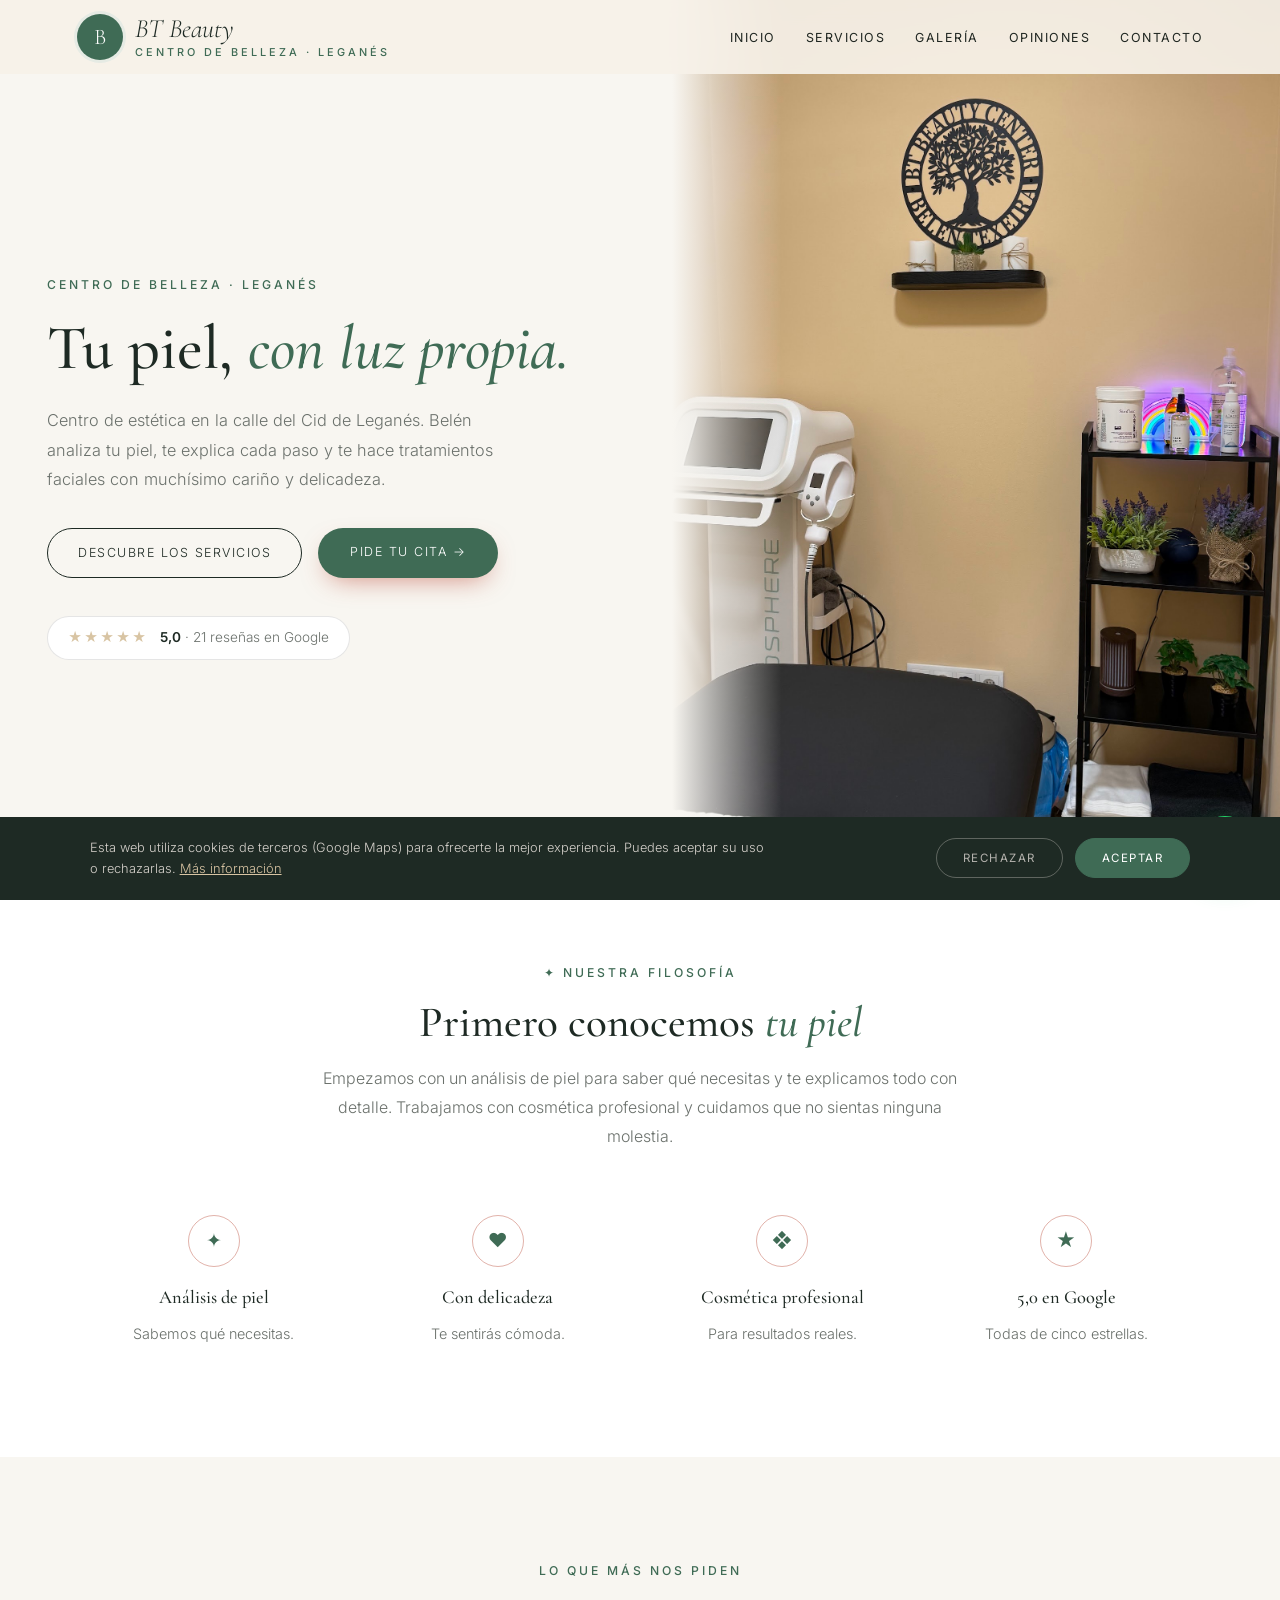
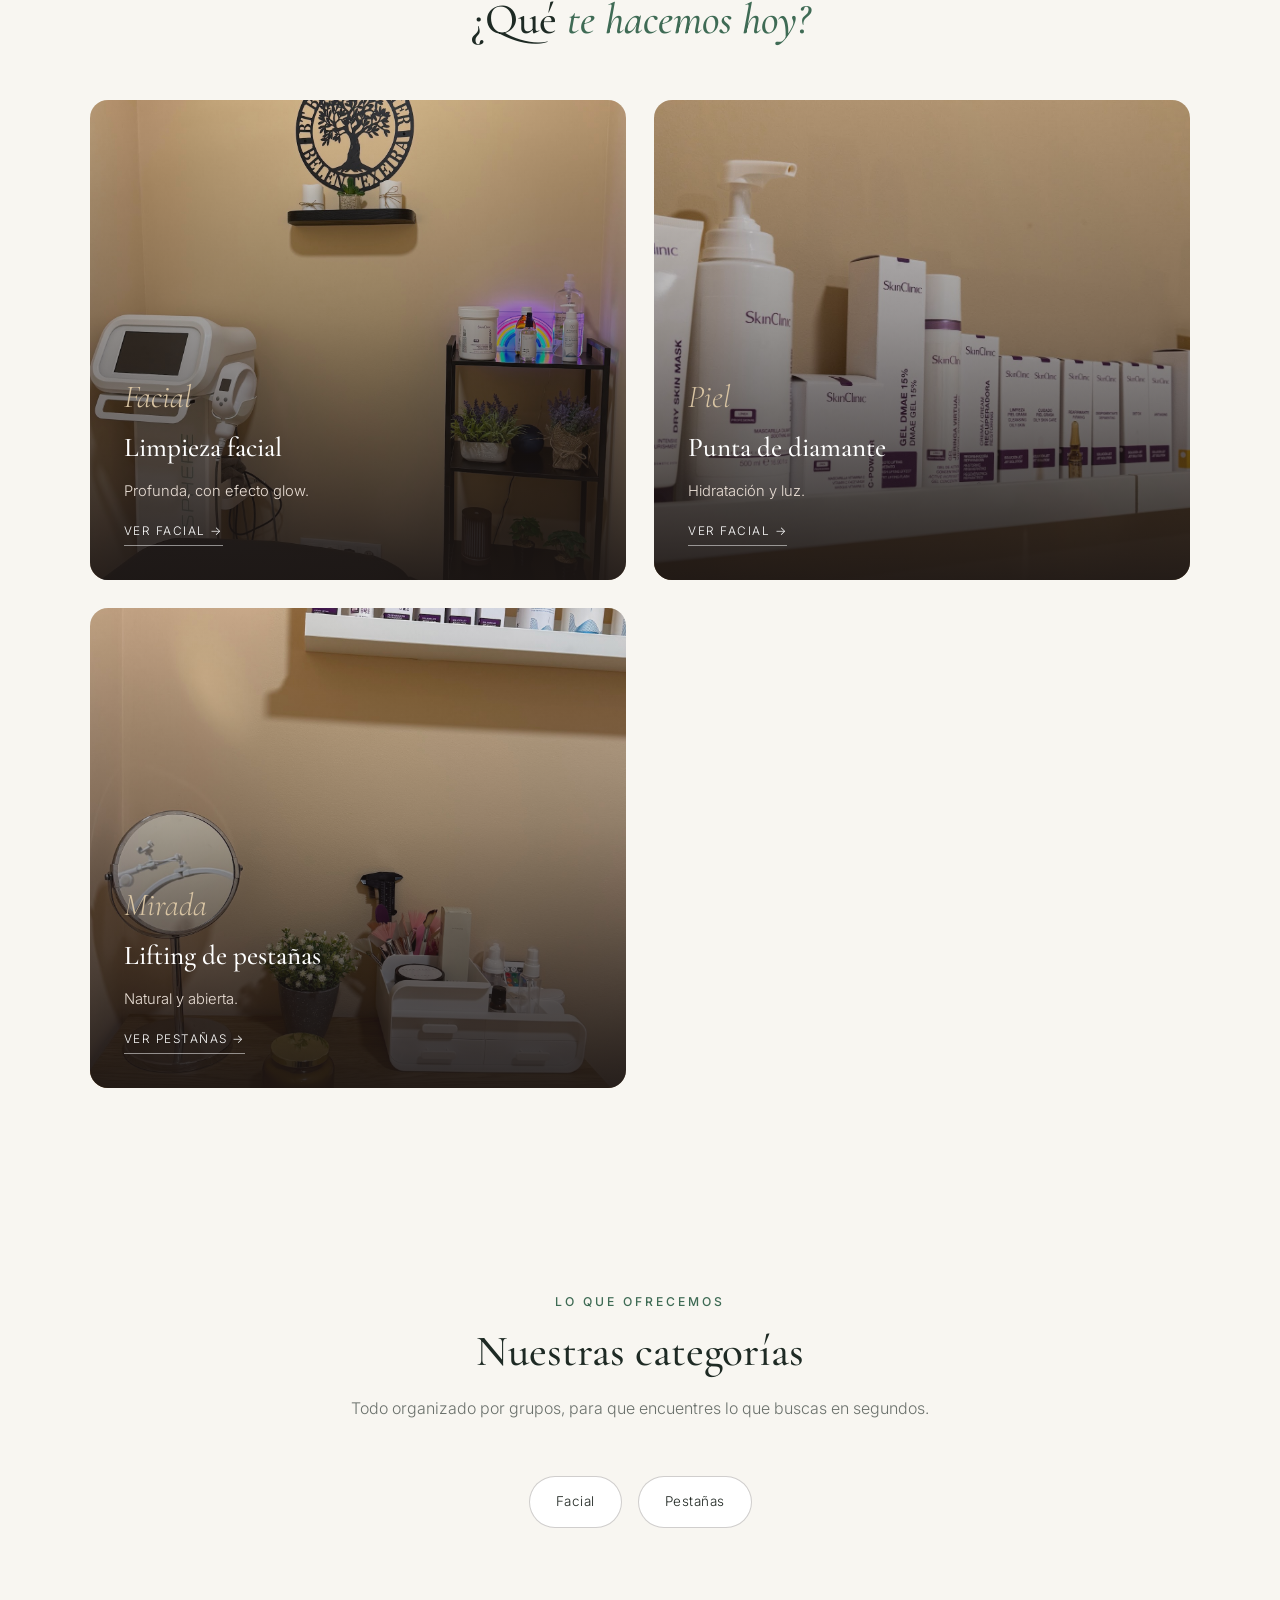
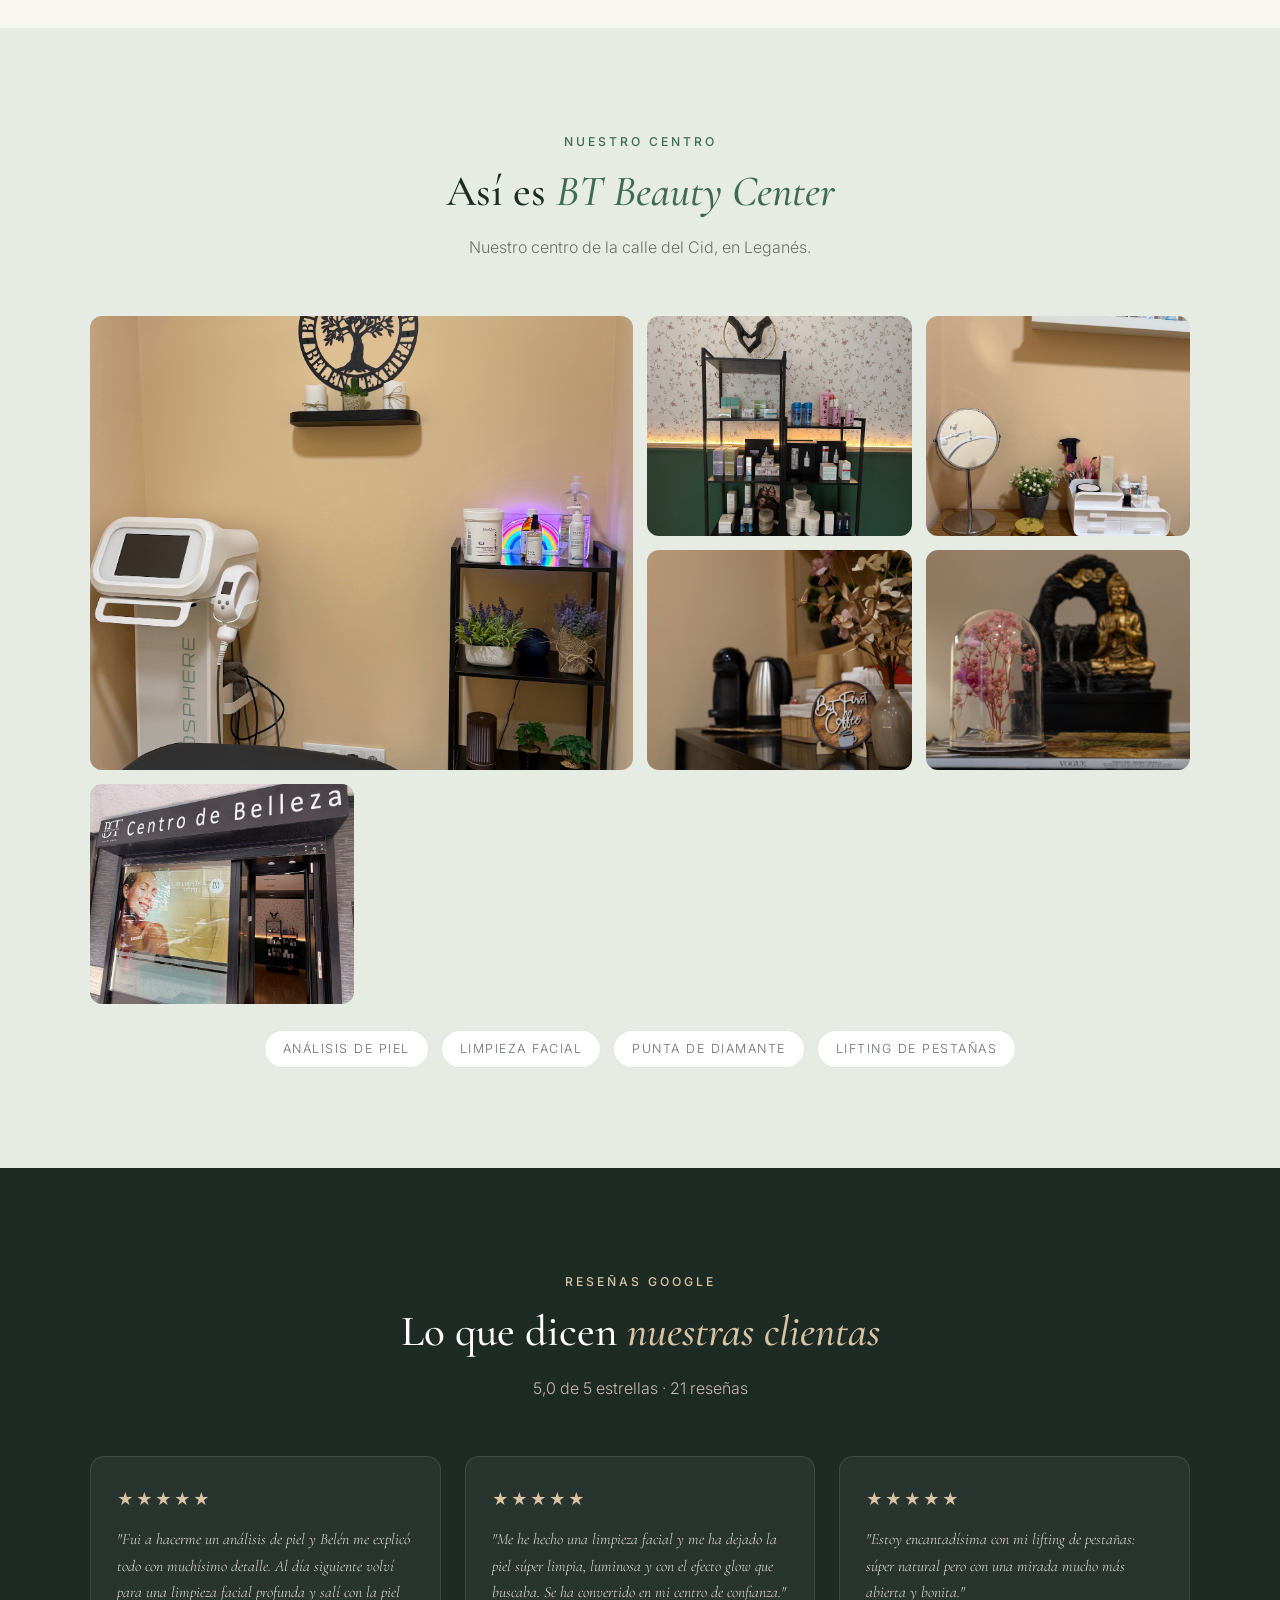
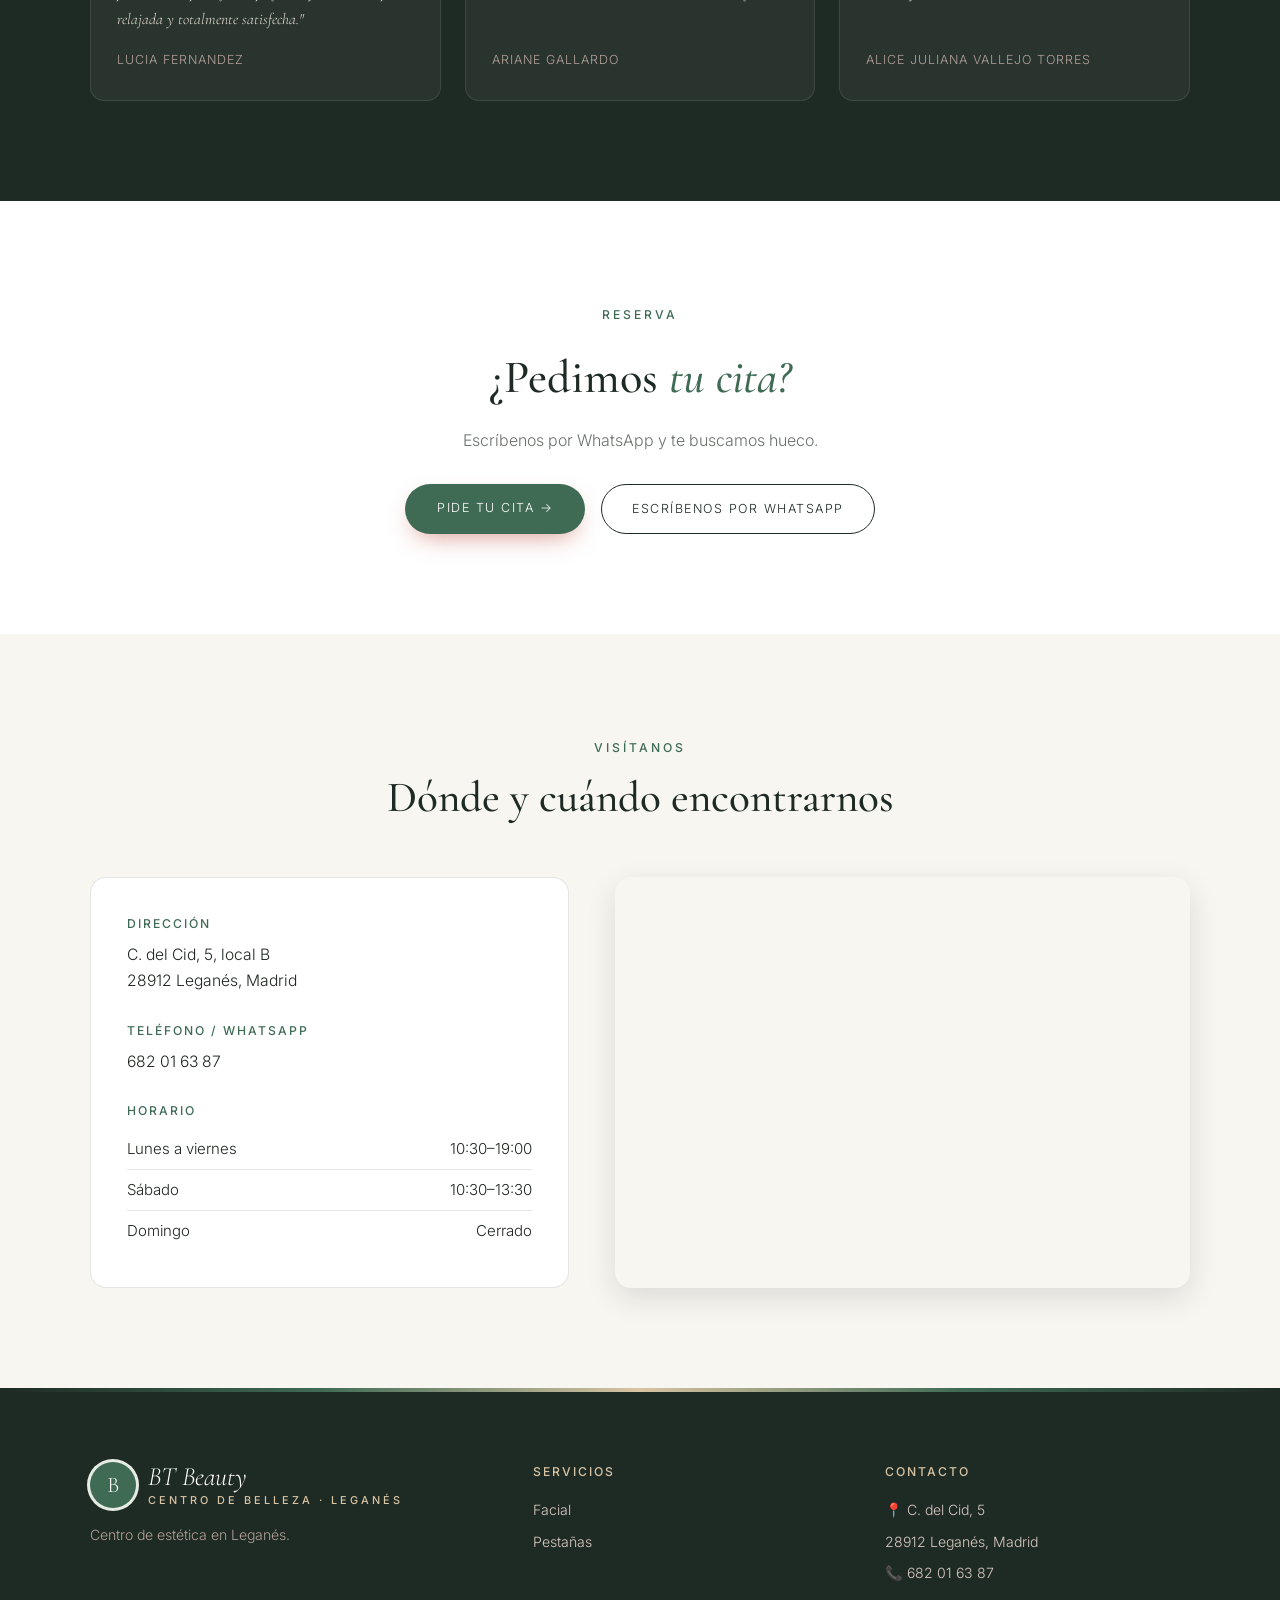
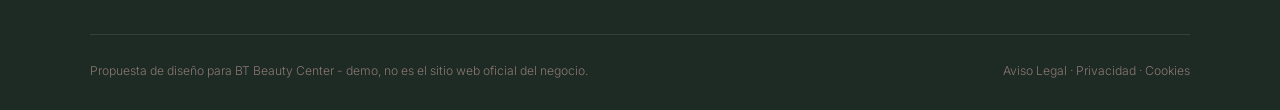
<file: index.html>
<!DOCTYPE html>
<html lang="es">
<head>
<meta charset="UTF-8">
<meta name="viewport" content="width=device-width, initial-scale=1.0">
<title>BT Beauty Center — Centro de estética en Leganés</title>
<meta name="description" content="BT Beauty Center, centro de estética en la calle del Cid 5 de Leganés. Análisis de piel, limpieza facial profunda, punta de diamante y lifting de pestañas. 5★ en Google.">
<meta name="theme-color" content="#1e2a24">
<meta property="og:title" content="BT Beauty Center · Leganés">
<meta property="og:image" content="maps_04.jpg">

<link rel="preconnect" href="https://fonts.googleapis.com"><link rel="preconnect" href="https://fonts.gstatic.com" crossorigin><link href="https://fonts.googleapis.com/css2?family=Cormorant+Garamond:ital,wght@0,500;0,600;1,500&family=Inter:wght@300;400;500;600&display=swap" rel="stylesheet">
<link rel="stylesheet" href="styles.css">
</head>
<body>

<header id="header">
  <a href="index.html" class="logo" aria-label="BT Beauty Center, inicio"><span class="logo-mark">B</span><span class="logo-text"><span class="script">BT Beauty</span><small>centro de belleza · Leganés</small></span></a>
  <nav id="nav" aria-label="Navegación principal"><ul><li><a href="index.html#inicio">Inicio</a></li><li><a href="servicios.html">Servicios</a></li><li><a href="index.html#galeria">Galería</a></li><li><a href="index.html#opiniones">Opiniones</a></li><li><a href="index.html#contacto">Contacto</a></li></ul></nav><button class="nav-toggle" id="navToggle" aria-label="Abrir menú">☰</button>
</header>

<section class="hero" id="inicio">
  <div class="hero-text">
    <span class="eyebrow">Centro de belleza · Leganés</span>
    <h1>Tu piel, <em>con luz propia.</em></h1>
    <p>Centro de estética en la calle del Cid de Leganés. Belén analiza tu piel, te explica cada paso y te hace tratamientos faciales con muchísimo cariño y delicadeza.</p>
    <div class="hero-ctas">
      <a href="servicios.html" class="btn-outline">Descubre los servicios</a>
      <a href="https://wa.me/34682016387?text=Hola%2C%20he%20visto%20vuestra%20web%20y%20me%20gustar%C3%ADa%20pedir%20cita%20en%20BT%20Beauty%20Center" class="btn-solid" target="_blank" rel="noopener">Pide tu cita →</a>
    </div>
    <a class="hero-rating" href="https://www.google.com/maps/search/?api=1&query=BT+Beauty+Center,+Calle+del+Cid+5,+Leganes" target="_blank" rel="noopener"><span class="stars">★★★★★</span><span><strong>5,0</strong> · 21 reseñas en Google</span></a>
  </div>
  <div class="hero-img"><img src="maps_04.jpg" alt="Cabina de tratamientos de BT Beauty Center en Leganés" style="object-position:center 50%;"></div>
</section>

<section class="trust">
  <div class="section-head">
    <span class="eyebrow">✦ Nuestra filosofía</span>
    <h2>Primero conocemos <em>tu piel</em></h2>
    <p>Empezamos con un análisis de piel para saber qué necesitas y te explicamos todo con detalle. Trabajamos con cosmética profesional y cuidamos que no sientas ninguna molestia.</p>
  </div>
  <div class="trust-grid">
    <div class="trust-card"><span class="trust-ic">✦</span><h3>Análisis de piel</h3><p>Sabemos qué necesitas.</p></div>
    <div class="trust-card"><span class="trust-ic">♥</span><h3>Con delicadeza</h3><p>Te sentirás cómoda.</p></div>
    <div class="trust-card"><span class="trust-ic">❖</span><h3>Cosmética profesional</h3><p>Para resultados reales.</p></div>
    <div class="trust-card"><span class="trust-ic">★</span><h3>5,0 en Google</h3><p>Todas de cinco estrellas.</p></div>
  </div>
</section>

<section class="worlds">
  <div class="section-head">
    <span class="eyebrow">Lo que más nos piden</span>
    <h2>¿Qué <em>te hacemos hoy?</em></h2>
  </div>
  <div class="worlds-grid">
    <a href="servicios.html#facial" class="world-card"><img src="maps_04.jpg" alt="Limpieza facial"><div class="world-text"><span class="script">Facial</span><h3>Limpieza facial</h3><p>Profunda, con efecto glow.</p><span class="world-link">Ver facial →</span></div></a>
    <a href="servicios.html#facial" class="world-card"><img src="maps_06.jpg" alt="Punta de diamante"><div class="world-text"><span class="script">Piel</span><h3>Punta de diamante</h3><p>Hidratación y luz.</p><span class="world-link">Ver facial →</span></div></a>
    <a href="servicios.html#mirada" class="world-card"><img src="maps_03.jpg" alt="Lifting de pestañas"><div class="world-text"><span class="script">Mirada</span><h3>Lifting de pestañas</h3><p>Natural y abierta.</p><span class="world-link">Ver pestañas →</span></div></a>
  </div>
</section>

<section>
  <div class="section-head">
    <span class="eyebrow">Lo que ofrecemos</span>
    <h2>Nuestras categorías</h2>
    <p>Todo organizado por grupos, para que encuentres lo que buscas en segundos.</p>
  </div>
  <div class="cat-pills">
    <a href="servicios.html#facial" class="cat-pill">Facial</a>
    <a href="servicios.html#mirada" class="cat-pill">Pestañas</a>
  </div>
</section>

<section class="gallery-wrap" id="galeria">
  <div class="section-head">
    <span class="eyebrow">Nuestro centro</span>
    <h2>Así es <em>BT Beauty Center</em></h2>
    <p>Nuestro centro de la calle del Cid, en Leganés.</p>
  </div>
  <div class="gallery">
    <figure class="big"><img src="maps_04.jpg" alt="Nuestra cabina" loading="lazy"></figure>
    <figure><img src="maps_01.jpg" alt="Cosmética profesional" loading="lazy"></figure>
    <figure><img src="maps_03.jpg" alt="Rincón de belleza" loading="lazy"></figure>
    <figure><img src="maps_09.jpg" alt="Café de bienvenida" loading="lazy"></figure>
    <figure><img src="maps_10.jpg" alt="Un espacio para relajarte" loading="lazy"></figure>
    <figure><img src="maps_05.jpg" alt="Nuestra fachada" loading="lazy"></figure>
  </div>
  <div class="brands"><span>Análisis de piel</span><span>Limpieza facial</span><span>Punta de diamante</span><span>Lifting de pestañas</span></div>
</section>

<section class="reviews-wrap" id="opiniones">
  <div class="section-head">
    <span class="eyebrow">Reseñas Google</span>
    <h2>Lo que dicen <em>nuestras clientas</em></h2>
    <p>5,0 de 5 estrellas · 21 reseñas</p>
  </div>
  <div class="review-grid">
    <div class="review-card"><div class="stars">★★★★★</div><p>"Fui a hacerme un análisis de piel y Belén me explicó todo con muchísimo detalle. Al día siguiente volví para una limpieza facial profunda y salí con la piel relajada y totalmente satisfecha."</p><cite>Lucia Fernandez</cite></div>
    <div class="review-card"><div class="stars">★★★★★</div><p>"Me he hecho una limpieza facial y me ha dejado la piel súper limpia, luminosa y con el efecto glow que buscaba. Se ha convertido en mi centro de confianza."</p><cite>Ariane Gallardo</cite></div>
    <div class="review-card"><div class="stars">★★★★★</div><p>"Estoy encantadísima con mi lifting de pestañas: súper natural pero con una mirada mucho más abierta y bonita."</p><cite>Alice Juliana Vallejo Torres</cite></div>
  </div>
</section>

<section class="cta-section">
  <span class="eyebrow">Reserva</span>
  <h2>¿Pedimos <em>tu cita?</em></h2>
  <p>Escríbenos por WhatsApp y te buscamos hueco.</p>
  <div class="cta-row">
    <a href="https://wa.me/34682016387?text=Hola%2C%20he%20visto%20vuestra%20web%20y%20me%20gustar%C3%ADa%20pedir%20cita%20en%20BT%20Beauty%20Center" class="btn-solid" target="_blank" rel="noopener">Pide tu cita →</a>
    <a href="https://wa.me/34682016387?text=Hola%2C%20he%20visto%20vuestra%20web%20y%20me%20gustar%C3%ADa%20pedir%20cita%20en%20BT%20Beauty%20Center" class="btn-outline" target="_blank" rel="noopener">Escríbenos por WhatsApp</a>
  </div>
</section>

<section class="contact-section" id="contacto">
  <div class="section-head">
    <span class="eyebrow">Visítanos</span>
    <h2>Dónde y cuándo encontrarnos</h2>
  </div>
  <div class="contact-grid">
    <div class="contact-info">
      <div class="contact-block"><h3>Dirección</h3><p>C. del Cid, 5, local B<br>28912 Leganés, Madrid</p></div>
      <div class="contact-block"><h3>Teléfono / WhatsApp</h3><p><a href="tel:+34682016387">682 01 63 87</a></p></div>
      <div class="contact-block"><h3>Horario</h3><ul class="hours-list"><li><span>Lunes a viernes</span><span>10:30–19:00</span></li><li><span>Sábado</span><span>10:30–13:30</span></li><li><span>Domingo</span><span>Cerrado</span></li></ul></div>
      
    </div>
    <div class="contact-map">
      <iframe title="Mapa de BT Beauty Center" src="https://www.google.com/maps?q=BT+Beauty+Center,+Calle+del+Cid+5,+Leganes&output=embed" width="100%" height="100%" style="border:0;" allowfullscreen="" loading="lazy" referrerpolicy="no-referrer-when-downgrade"></iframe>
    </div>
  </div>
</section>

<footer>
  <div class="footer-grid">
    <div class="footer-brand">
      <a href="index.html" class="logo light"><span class="logo-mark">B</span><span class="logo-text"><span class="script">BT Beauty</span><small>centro de belleza · Leganés</small></span></a>
      <p>Centro de estética en Leganés.</p>
    </div>
    <div><h4>Servicios</h4><ul><li><a href="servicios.html#facial">Facial</a></li><li><a href="servicios.html#mirada">Pestañas</a></li></ul></div>
    <div><h4>Contacto</h4><ul><li>📍 C. del Cid, 5</li><li>28912 Leganés, Madrid</li><li>📞 <a href="tel:+34682016387">682 01 63 87</a></li></ul></div>
  </div>
  <div class="footer-bottom">
    <span>Propuesta de diseño para BT Beauty Center - demo, no es el sitio web oficial del negocio.</span>
    <span><a href="aviso-legal.html">Aviso Legal</a> &middot; <a href="politica-privacidad.html">Privacidad</a> &middot; <a href="politica-cookies.html">Cookies</a></span>
  </div>
</footer>

<div id="cookie-banner" class="cookie-banner"><p>Esta web utiliza cookies de terceros (Google Maps) para ofrecerte la mejor experiencia. Puedes aceptar su uso o rechazarlas. <a href="politica-cookies.html">Más información</a></p><div class="cookie-actions"><button onclick="setCookieChoice('rejected')" class="ck-reject">Rechazar</button><button onclick="setCookieChoice('accepted')" class="ck-accept">Aceptar</button></div></div>
<div class="social-fabs"><a class="wa-fab" href="https://wa.me/34682016387?text=Hola%2C%20he%20visto%20vuestra%20web%20y%20me%20gustar%C3%ADa%20pedir%20cita%20en%20BT%20Beauty%20Center" target="_blank" rel="noopener" aria-label="Escribir por WhatsApp"><svg width="28" height="28" viewBox="0 0 24 24" fill="white"><path d="M17.5 14.4c-.3-.1-1.8-.9-2-1s-.5-.1-.7.1-.8 1-.9 1.2-.3.2-.6.1a8.2 8.2 0 0 1-2.4-1.5 9 9 0 0 1-1.7-2.1c-.2-.3 0-.5.1-.6l.4-.5.3-.5v-.5l-.9-2.2c-.2-.6-.5-.5-.7-.5h-.6a1.1 1.1 0 0 0-.8.4 3.4 3.4 0 0 0-1 2.5 5.9 5.9 0 0 0 1.2 3.1 13.5 13.5 0 0 0 5.2 4.6c2.6 1 2.6.7 3.1.6a2.6 2.6 0 0 0 1.7-1.2 2.1 2.1 0 0 0 .2-1.2c-.1-.1-.3-.2-.6-.3ZM12 21.8a9.8 9.8 0 0 1-5-1.4l-.4-.2-3.7 1 1-3.6-.2-.4A9.8 9.8 0 1 1 12 21.8Zm8.4-18.3A11.8 11.8 0 0 0 1.8 17.7L.2 23.8l6.3-1.6a11.8 11.8 0 0 0 5.6 1.4A11.8 11.8 0 0 0 20.4 3.5Z"/></svg></a></div>
<script src="main.js"></script>
</body>
</html>
</file>
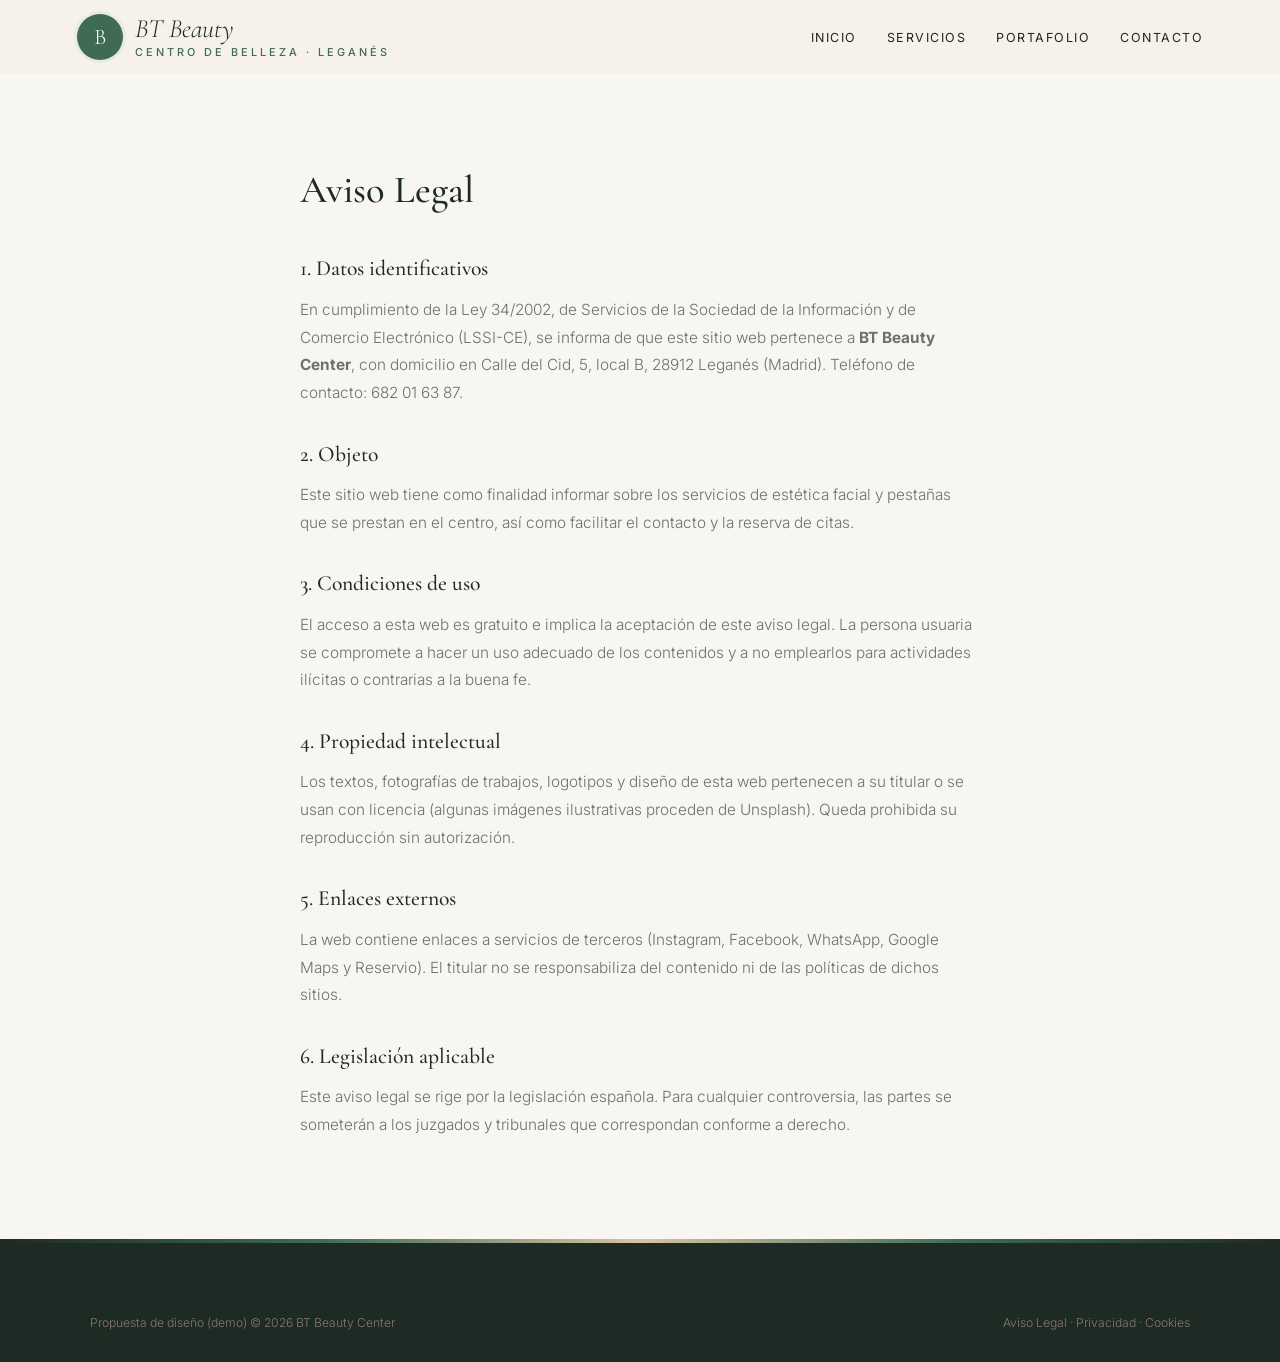
<file: aviso-legal.html>
<!DOCTYPE html>
<html lang="es">
<head>
<meta charset="UTF-8">
<meta name="viewport" content="width=device-width, initial-scale=1.0">
<title>Aviso Legal — BT Beauty Center</title>
<meta name="robots" content="noindex">

<link rel="preconnect" href="https://fonts.googleapis.com">
<link href="https://fonts.googleapis.com/css2?family=Cormorant+Garamond:ital,wght@0,500;0,600;1,500&family=Inter:wght@300;400;500;600&display=swap" rel="stylesheet">
<link rel="stylesheet" href="styles.css">
</head>
<body>
<header id="header" class="scrolled">
  <a href="index.html" class="logo" aria-label="BT Beauty Center, inicio">
    <span class="logo-mark">B</span>
    <span class="logo-text"><span class="script">BT Beauty</span><small>centro de belleza · Leganés</small></span>
  </a>
  <nav id="nav" aria-label="Navegación principal">
    <ul>
      <li><a href="index.html#inicio">Inicio</a></li>
      <li><a href="servicios.html">Servicios</a></li>
      <li><a href="portafolio.html">Portafolio</a></li>
      <li><a href="index.html#contacto">Contacto</a></li>
    </ul>
  </nav>
  <button class="nav-toggle" id="navToggle" aria-label="Abrir menú">☰</button>
</header>
<main class="legal"><h1>Aviso Legal</h1>
<h2>1. Datos identificativos</h2>
<p>En cumplimiento de la Ley 34/2002, de Servicios de la Sociedad de la Información y de Comercio Electrónico (LSSI-CE), se informa de que este sitio web pertenece a <strong>BT Beauty Center</strong>, con domicilio en Calle del Cid, 5, local B, 28912 Leganés (Madrid). Teléfono de contacto: 682 01 63 87.</p>
<h2>2. Objeto</h2>
<p>Este sitio web tiene como finalidad informar sobre los servicios de estética facial y pestañas que se prestan en el centro, así como facilitar el contacto y la reserva de citas.</p>
<h2>3. Condiciones de uso</h2>
<p>El acceso a esta web es gratuito e implica la aceptación de este aviso legal. La persona usuaria se compromete a hacer un uso adecuado de los contenidos y a no emplearlos para actividades ilícitas o contrarias a la buena fe.</p>
<h2>4. Propiedad intelectual</h2>
<p>Los textos, fotografías de trabajos, logotipos y diseño de esta web pertenecen a su titular o se usan con licencia (algunas imágenes ilustrativas proceden de Unsplash). Queda prohibida su reproducción sin autorización.</p>
<h2>5. Enlaces externos</h2>
<p>La web contiene enlaces a servicios de terceros (Instagram, Facebook, WhatsApp, Google Maps y Reservio). El titular no se responsabiliza del contenido ni de las políticas de dichos sitios.</p>
<h2>6. Legislación aplicable</h2>
<p>Este aviso legal se rige por la legislación española. Para cualquier controversia, las partes se someterán a los juzgados y tribunales que correspondan conforme a derecho.</p></main>
<footer>
  <div class="footer-bottom" style="margin-top:0">
    <span>Propuesta de diseño (demo) © 2026 BT Beauty Center</span>
    <span><a href="aviso-legal.html">Aviso Legal</a> &middot; <a href="politica-privacidad.html">Privacidad</a> &middot; <a href="politica-cookies.html">Cookies</a></span>
  </div>
</footer>
<script src="main.js"></script>
</body>
</html>
</file>
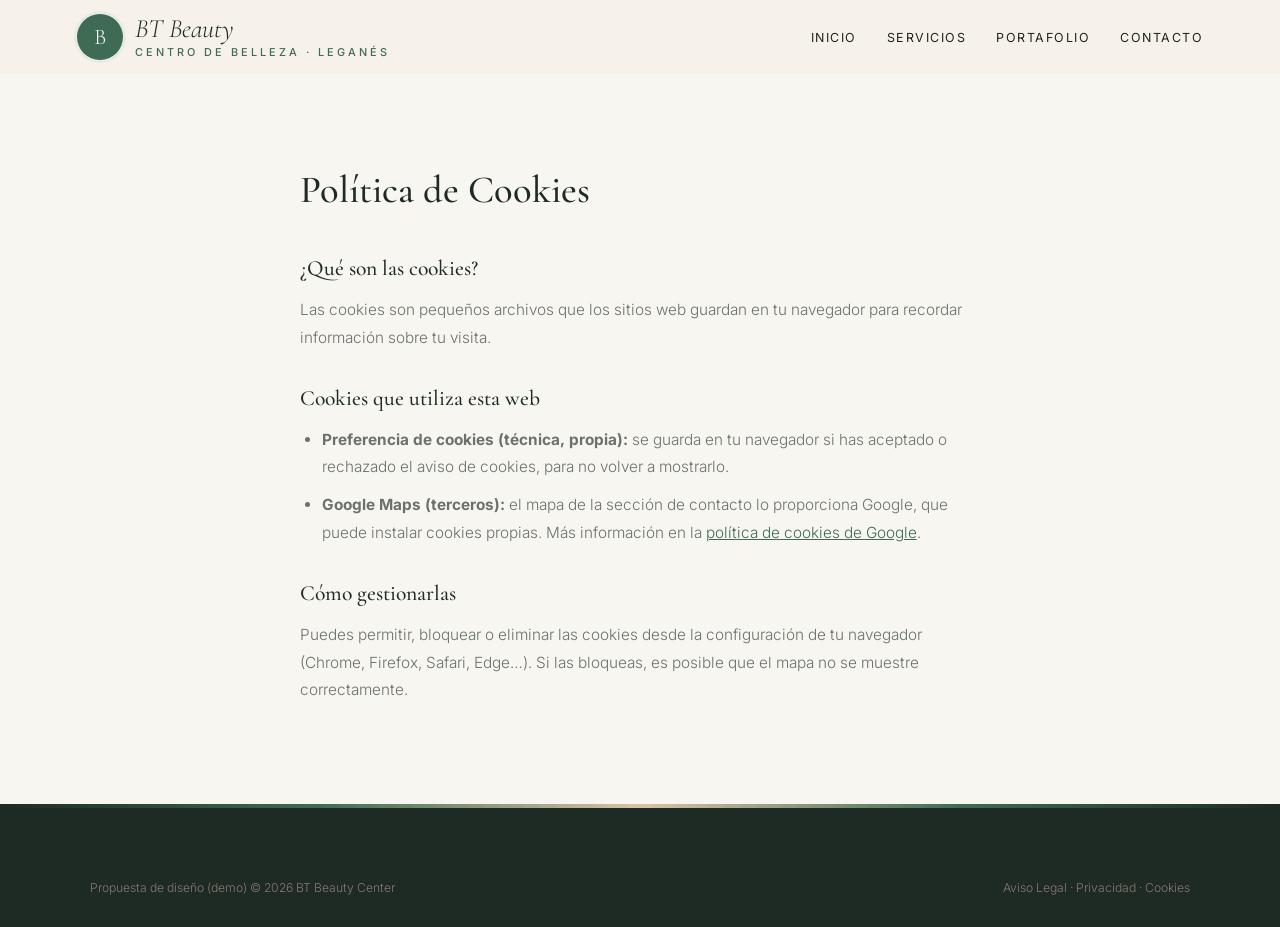
<file: politica-cookies.html>
<!DOCTYPE html>
<html lang="es">
<head>
<meta charset="UTF-8">
<meta name="viewport" content="width=device-width, initial-scale=1.0">
<title>Política de Cookies — BT Beauty Center</title>
<meta name="robots" content="noindex">

<link rel="preconnect" href="https://fonts.googleapis.com">
<link href="https://fonts.googleapis.com/css2?family=Cormorant+Garamond:ital,wght@0,500;0,600;1,500&family=Inter:wght@300;400;500;600&display=swap" rel="stylesheet">
<link rel="stylesheet" href="styles.css">
</head>
<body>
<header id="header" class="scrolled">
  <a href="index.html" class="logo" aria-label="BT Beauty Center, inicio">
    <span class="logo-mark">B</span>
    <span class="logo-text"><span class="script">BT Beauty</span><small>centro de belleza · Leganés</small></span>
  </a>
  <nav id="nav" aria-label="Navegación principal">
    <ul>
      <li><a href="index.html#inicio">Inicio</a></li>
      <li><a href="servicios.html">Servicios</a></li>
      <li><a href="portafolio.html">Portafolio</a></li>
      <li><a href="index.html#contacto">Contacto</a></li>
    </ul>
  </nav>
  <button class="nav-toggle" id="navToggle" aria-label="Abrir menú">☰</button>
</header>
<main class="legal"><h1>Política de Cookies</h1>
<h2>¿Qué son las cookies?</h2>
<p>Las cookies son pequeños archivos que los sitios web guardan en tu navegador para recordar información sobre tu visita.</p>
<h2>Cookies que utiliza esta web</h2>
<ul>
<li><strong>Preferencia de cookies (técnica, propia):</strong> se guarda en tu navegador si has aceptado o rechazado el aviso de cookies, para no volver a mostrarlo.</li>
<li><strong>Google Maps (terceros):</strong> el mapa de la sección de contacto lo proporciona Google, que puede instalar cookies propias. Más información en la <a href="https://policies.google.com/technologies/cookies" target="_blank" rel="noopener">política de cookies de Google</a>.</li>
</ul>
<h2>Cómo gestionarlas</h2>
<p>Puedes permitir, bloquear o eliminar las cookies desde la configuración de tu navegador (Chrome, Firefox, Safari, Edge…). Si las bloqueas, es posible que el mapa no se muestre correctamente.</p></main>
<footer>
  <div class="footer-bottom" style="margin-top:0">
    <span>Propuesta de diseño (demo) © 2026 BT Beauty Center</span>
    <span><a href="aviso-legal.html">Aviso Legal</a> &middot; <a href="politica-privacidad.html">Privacidad</a> &middot; <a href="politica-cookies.html">Cookies</a></span>
  </div>
</footer>
<script src="main.js"></script>
</body>
</html>
</file>
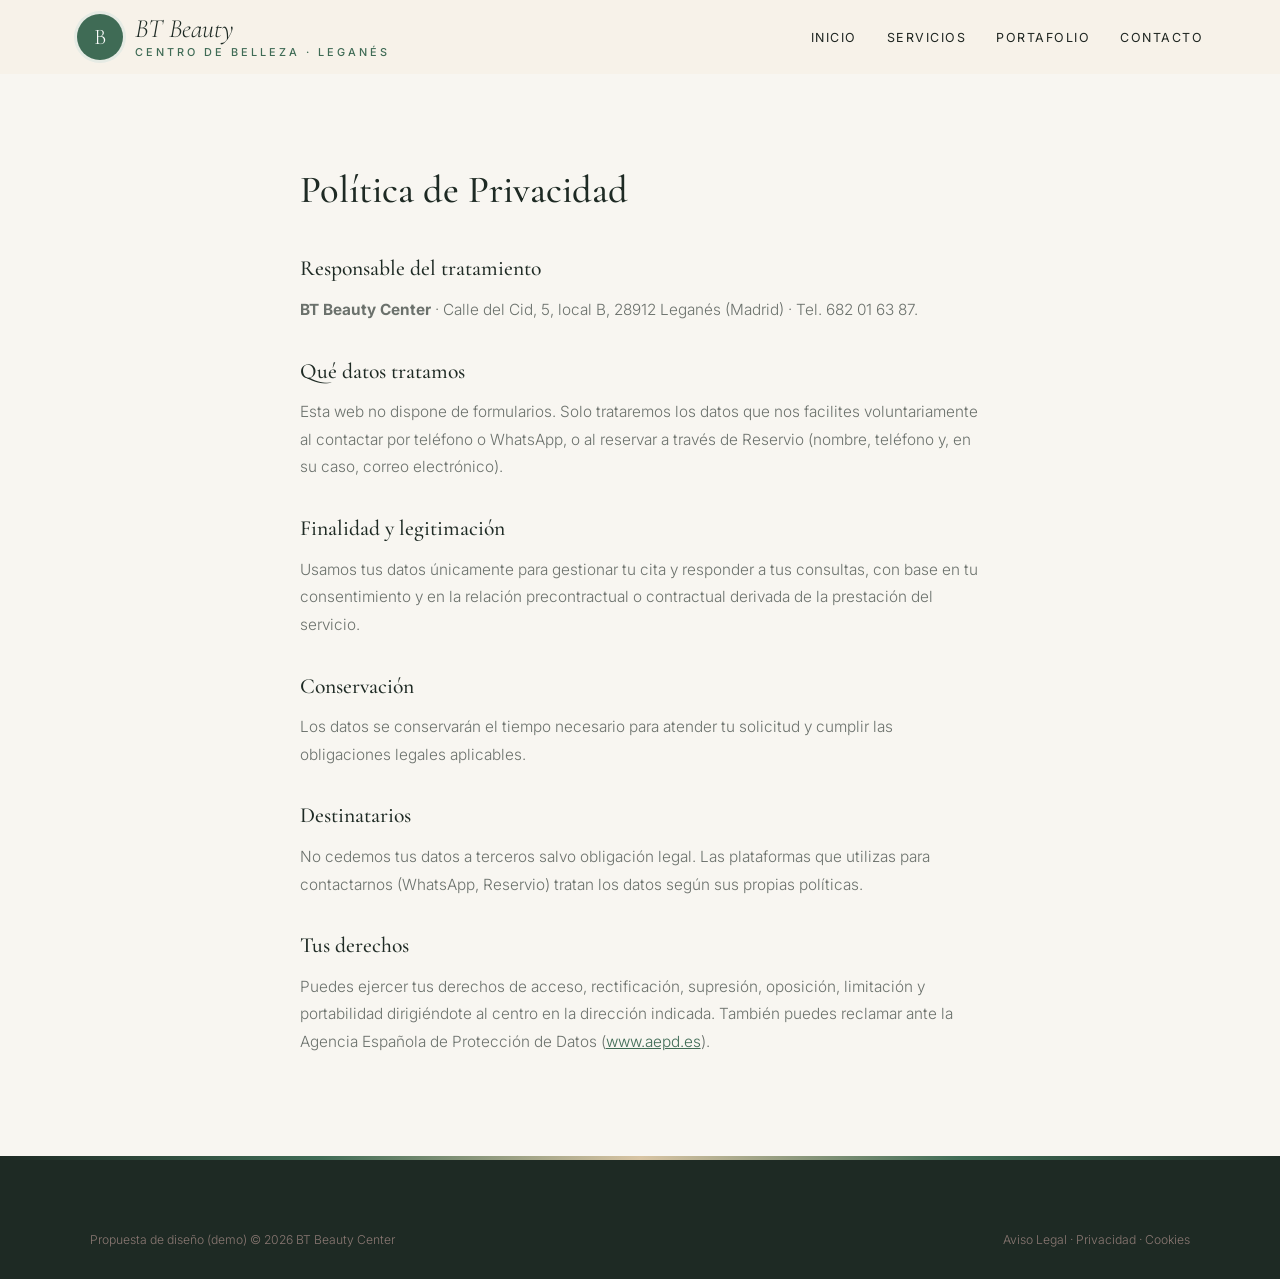
<file: politica-privacidad.html>
<!DOCTYPE html>
<html lang="es">
<head>
<meta charset="UTF-8">
<meta name="viewport" content="width=device-width, initial-scale=1.0">
<title>Política de Privacidad — BT Beauty Center</title>
<meta name="robots" content="noindex">

<link rel="preconnect" href="https://fonts.googleapis.com">
<link href="https://fonts.googleapis.com/css2?family=Cormorant+Garamond:ital,wght@0,500;0,600;1,500&family=Inter:wght@300;400;500;600&display=swap" rel="stylesheet">
<link rel="stylesheet" href="styles.css">
</head>
<body>
<header id="header" class="scrolled">
  <a href="index.html" class="logo" aria-label="BT Beauty Center, inicio">
    <span class="logo-mark">B</span>
    <span class="logo-text"><span class="script">BT Beauty</span><small>centro de belleza · Leganés</small></span>
  </a>
  <nav id="nav" aria-label="Navegación principal">
    <ul>
      <li><a href="index.html#inicio">Inicio</a></li>
      <li><a href="servicios.html">Servicios</a></li>
      <li><a href="portafolio.html">Portafolio</a></li>
      <li><a href="index.html#contacto">Contacto</a></li>
    </ul>
  </nav>
  <button class="nav-toggle" id="navToggle" aria-label="Abrir menú">☰</button>
</header>
<main class="legal"><h1>Política de Privacidad</h1>
<h2>Responsable del tratamiento</h2>
<p><strong>BT Beauty Center</strong> · Calle del Cid, 5, local B, 28912 Leganés (Madrid) · Tel. 682 01 63 87.</p>
<h2>Qué datos tratamos</h2>
<p>Esta web no dispone de formularios. Solo trataremos los datos que nos facilites voluntariamente al contactar por teléfono o WhatsApp, o al reservar a través de Reservio (nombre, teléfono y, en su caso, correo electrónico).</p>
<h2>Finalidad y legitimación</h2>
<p>Usamos tus datos únicamente para gestionar tu cita y responder a tus consultas, con base en tu consentimiento y en la relación precontractual o contractual derivada de la prestación del servicio.</p>
<h2>Conservación</h2>
<p>Los datos se conservarán el tiempo necesario para atender tu solicitud y cumplir las obligaciones legales aplicables.</p>
<h2>Destinatarios</h2>
<p>No cedemos tus datos a terceros salvo obligación legal. Las plataformas que utilizas para contactarnos (WhatsApp, Reservio) tratan los datos según sus propias políticas.</p>
<h2>Tus derechos</h2>
<p>Puedes ejercer tus derechos de acceso, rectificación, supresión, oposición, limitación y portabilidad dirigiéndote al centro en la dirección indicada. También puedes reclamar ante la Agencia Española de Protección de Datos (<a href="https://www.aepd.es" target="_blank" rel="noopener">www.aepd.es</a>).</p></main>
<footer>
  <div class="footer-bottom" style="margin-top:0">
    <span>Propuesta de diseño (demo) © 2026 BT Beauty Center</span>
    <span><a href="aviso-legal.html">Aviso Legal</a> &middot; <a href="politica-privacidad.html">Privacidad</a> &middot; <a href="politica-cookies.html">Cookies</a></span>
  </div>
</footer>
<script src="main.js"></script>
</body>
</html>
</file>
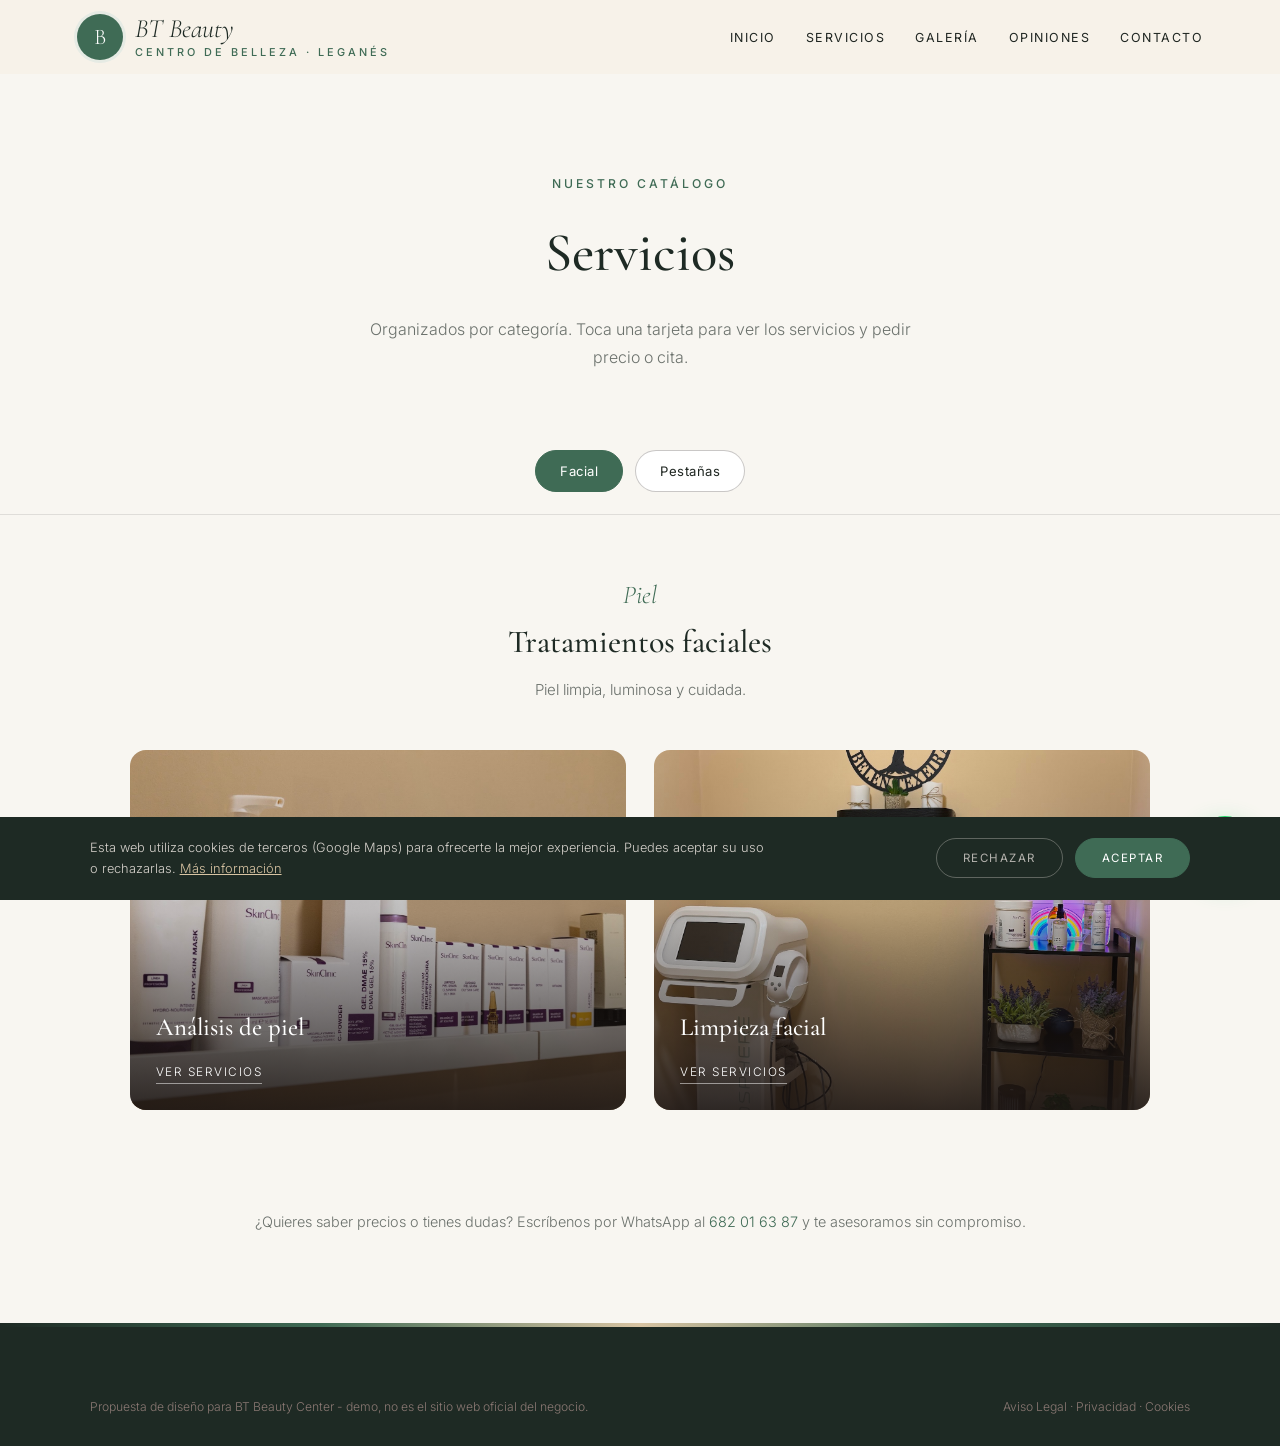
<file: servicios.html>
<!DOCTYPE html>
<html lang="es">
<head>
<meta charset="UTF-8">
<meta name="viewport" content="width=device-width, initial-scale=1.0">
<title>Servicios — BT Beauty Center · Leganés</title>
<meta name="description" content="Servicios de BT Beauty Center en Leganés.">

<link rel="preconnect" href="https://fonts.googleapis.com"><link rel="preconnect" href="https://fonts.gstatic.com" crossorigin><link href="https://fonts.googleapis.com/css2?family=Cormorant+Garamond:ital,wght@0,500;0,600;1,500&family=Inter:wght@300;400;500;600&display=swap" rel="stylesheet">
<link rel="stylesheet" href="styles.css">
</head>
<body>

<header id="header" class="scrolled">
  <a href="index.html" class="logo" aria-label="BT Beauty Center, inicio"><span class="logo-mark">B</span><span class="logo-text"><span class="script">BT Beauty</span><small>centro de belleza · Leganés</small></span></a>
  <nav id="nav" aria-label="Navegación principal"><ul><li><a href="index.html#inicio">Inicio</a></li><li><a href="servicios.html">Servicios</a></li><li><a href="index.html#galeria">Galería</a></li><li><a href="index.html#opiniones">Opiniones</a></li><li><a href="index.html#contacto">Contacto</a></li></ul></nav><button class="nav-toggle" id="navToggle" aria-label="Abrir menú">☰</button>
</header>

<div class="page-hero">
  <span class="eyebrow">Nuestro catálogo</span>
  <h1>Servicios</h1>
  <p>Organizados por categoría. Toca una tarjeta para ver los servicios y pedir precio o cita.</p>
</div>

<div class="tabs">
  <button class="tab-btn active" data-tab="facial">Facial</button>
  <button class="tab-btn" data-tab="mirada">Pestañas</button>
  
</div>

<div class="tab-panel active" id="facial">
  <div class="tab-intro"><span class="script">Piel</span><h2>Tratamientos faciales</h2><p>Piel limpia, luminosa y cuidada.</p></div>
  <div class="cat-grid">
    <div class="cat-card" onclick="openModal('analisis')"><img src="maps_06.jpg" alt="Análisis de piel" loading="lazy"><div class="cat-card-text"><h3>Análisis de piel</h3><span>Ver servicios</span></div></div>
    <div class="cat-card" onclick="openModal('limpieza')"><img src="maps_04.jpg" alt="Limpieza facial" loading="lazy"><div class="cat-card-text"><h3>Limpieza facial</h3><span>Ver servicios</span></div></div>
  </div>
</div>

<div class="tab-panel" id="mirada">
  <div class="tab-intro"><span class="script">Mirada</span><h2>Pestañas</h2><p>Pregúntanos por WhatsApp.</p></div>
  <div class="cat-grid single">
    <div class="cat-card" onclick="openModal('lifting')"><img src="maps_03.jpg" alt="Lifting de pestañas" loading="lazy"><div class="cat-card-text"><h3>Lifting de pestañas</h3><span>Ver servicios</span></div></div>
  </div>
</div>


<p class="services-note">¿Quieres saber precios o tienes dudas? Escríbenos por WhatsApp al <a href="https://wa.me/34682016387" target="_blank" rel="noopener" style="color:var(--red)">682 01 63 87</a> y te asesoramos sin compromiso.</p>

<div class="modal-overlay" id="modal-analisis"><div class="modal">
  <button class="modal-close" onclick="closeModal('analisis')" aria-label="Cerrar">×</button>
  <h3>Análisis de piel</h3><p class="modal-sub">Para saber qué necesitas</p>
  <div class="svc-row"><div><div class="svc-name">Análisis de piel</div><span class="svc-desc"></span></div><div class="svc-price">Consultar</div></div>
  <a class="modal-cta alt" href="https://wa.me/34682016387?text=Hola%2C%20quiero%20informaci%C3%B3n%20sobre%20an%C3%A1lisis%20de%20piel" target="_blank" rel="noopener">Pedir cita por WhatsApp</a>
</div></div>

<div class="modal-overlay" id="modal-limpieza"><div class="modal">
  <button class="modal-close" onclick="closeModal('limpieza')" aria-label="Cerrar">×</button>
  <h3>Limpieza facial</h3><p class="modal-sub">Profunda y con hidratación</p>
  <div class="svc-row"><div><div class="svc-name">Limpieza facial profunda</div><span class="svc-desc"></span></div><div class="svc-price">Consultar</div></div>
  <div class="svc-row"><div><div class="svc-name">Punta de diamante</div><span class="svc-desc"></span></div><div class="svc-price">Consultar</div></div>
  <a class="modal-cta alt" href="https://wa.me/34682016387?text=Hola%2C%20quiero%20informaci%C3%B3n%20sobre%20limpieza%20facial" target="_blank" rel="noopener">Pedir cita por WhatsApp</a>
</div></div>

<div class="modal-overlay" id="modal-lifting"><div class="modal">
  <button class="modal-close" onclick="closeModal('lifting')" aria-label="Cerrar">×</button>
  <h3>Lifting de pestañas</h3><p class="modal-sub">Una mirada más abierta</p>
  <div class="svc-row"><div><div class="svc-name">Lifting de pestañas</div><span class="svc-desc"></span></div><div class="svc-price">Consultar</div></div>
  <a class="modal-cta alt" href="https://wa.me/34682016387?text=Hola%2C%20quiero%20informaci%C3%B3n%20sobre%20lifting%20de%20pesta%C3%B1as" target="_blank" rel="noopener">Pedir cita por WhatsApp</a>
</div></div>


<footer>
  <div class="footer-bottom" style="margin-top:0">
    <span>Propuesta de diseño para BT Beauty Center - demo, no es el sitio web oficial del negocio.</span>
    <span><a href="aviso-legal.html">Aviso Legal</a> &middot; <a href="politica-privacidad.html">Privacidad</a> &middot; <a href="politica-cookies.html">Cookies</a></span>
  </div>
</footer>

<div id="cookie-banner" class="cookie-banner"><p>Esta web utiliza cookies de terceros (Google Maps) para ofrecerte la mejor experiencia. Puedes aceptar su uso o rechazarlas. <a href="politica-cookies.html">Más información</a></p><div class="cookie-actions"><button onclick="setCookieChoice('rejected')" class="ck-reject">Rechazar</button><button onclick="setCookieChoice('accepted')" class="ck-accept">Aceptar</button></div></div>
<div class="social-fabs"><a class="wa-fab" href="https://wa.me/34682016387?text=Hola%2C%20he%20visto%20vuestra%20web%20y%20me%20gustar%C3%ADa%20pedir%20cita%20en%20BT%20Beauty%20Center" target="_blank" rel="noopener" aria-label="Escribir por WhatsApp"><svg width="28" height="28" viewBox="0 0 24 24" fill="white"><path d="M17.5 14.4c-.3-.1-1.8-.9-2-1s-.5-.1-.7.1-.8 1-.9 1.2-.3.2-.6.1a8.2 8.2 0 0 1-2.4-1.5 9 9 0 0 1-1.7-2.1c-.2-.3 0-.5.1-.6l.4-.5.3-.5v-.5l-.9-2.2c-.2-.6-.5-.5-.7-.5h-.6a1.1 1.1 0 0 0-.8.4 3.4 3.4 0 0 0-1 2.5 5.9 5.9 0 0 0 1.2 3.1 13.5 13.5 0 0 0 5.2 4.6c2.6 1 2.6.7 3.1.6a2.6 2.6 0 0 0 1.7-1.2 2.1 2.1 0 0 0 .2-1.2c-.1-.1-.3-.2-.6-.3ZM12 21.8a9.8 9.8 0 0 1-5-1.4l-.4-.2-3.7 1 1-3.6-.2-.4A9.8 9.8 0 1 1 12 21.8Zm8.4-18.3A11.8 11.8 0 0 0 1.8 17.7L.2 23.8l6.3-1.6a11.8 11.8 0 0 0 5.6 1.4A11.8 11.8 0 0 0 20.4 3.5Z"/></svg></a></div>
<script src="main.js"></script>
</body>
</html>
</file>
<file: styles.css>
:root{
  --cream:#f8f6f1; --paper:#ffffff; --tint:#e6ebe4; --ink:#1f2621; --dark:#1e2a24; --muted:#6b716c;
  --red:#3f6b55; --red-dark:#2e5241; --teal:#3f6b55; --gold:#d8c4a3; --line:rgba(0,0,0,.1);
  --brand-gradient:linear-gradient(90deg,#1e2a24,#3f6b55,#d8c4a3,#3f6b55,#1e2a24);
}
*{margin:0;padding:0;box-sizing:border-box;}
html{scroll-behavior:smooth;}
body{font-family:'Inter',sans-serif;background:var(--cream);color:var(--ink);overflow-x:hidden;font-weight:300;line-height:1.6;}
a{text-decoration:none;color:inherit;}
h1,h2,h3{font-family:'Cormorant Garamond',serif;font-weight:500;}
h1 em,h2 em{font-style:italic;color:var(--red);}
img{max-width:100%;display:block;}
.script{font-family:'Cormorant Garamond',serif;font-style:italic;}

/* HEADER */
header{position:fixed;top:0;left:0;right:0;z-index:100;display:flex;justify-content:space-between;align-items:center;padding:14px 6%;background:rgba(247,241,233,.92);backdrop-filter:blur(10px);-webkit-backdrop-filter:blur(10px);transition:box-shadow .3s,padding .3s;}
header.scrolled{box-shadow:0 2px 24px rgba(28,22,20,.1);padding:8px 6%;}
.logo{display:flex;align-items:center;gap:12px;color:var(--dark);}
.logo-badge{width:58px;height:58px;border-radius:50%;object-fit:cover;box-shadow:0 0 0 2px var(--gold),0 6px 16px rgba(28,22,20,.15);transition:width .3s,height .3s;}
header.scrolled .logo-badge{width:46px;height:46px;}
.logo-text{display:flex;flex-direction:column;line-height:1;}
.logo-text .script{font-size:1.65rem;color:var(--dark);}
.logo-text small{font-size:.68rem;letter-spacing:3px;text-transform:uppercase;color:var(--red);margin-top:4px;font-weight:500;}
.logo.light .logo-text .script{color:#fff;}
.logo.light .logo-text small{color:var(--gold);}
nav ul{list-style:none;display:flex;gap:30px;}
nav a{font-size:.78rem;letter-spacing:1.5px;text-transform:uppercase;font-weight:400;position:relative;padding:4px 0;}
nav a::after{content:"";position:absolute;left:0;bottom:-2px;height:1px;width:100%;background:var(--red);transform:scaleX(0);transform-origin:right;transition:transform .3s;}
nav a:hover::after{transform:scaleX(1);transform-origin:left;}
.nav-toggle{display:none;font-size:1.6rem;background:none;border:none;color:var(--dark);cursor:pointer;}

/* BOTONES */
.btn-outline{display:inline-block;border:1px solid var(--dark);color:var(--dark);padding:14px 30px;font-size:.78rem;letter-spacing:1.5px;text-transform:uppercase;border-radius:40px;transition:all .25s;}
.btn-outline:hover{background:var(--dark);color:var(--cream);}
.btn-outline.light{border-color:rgba(255,255,255,.5);color:#fff;}
.btn-outline.light:hover{background:#fff;color:var(--dark);}
.btn-solid{display:inline-block;background:var(--red);color:#fff;padding:14px 32px;font-size:.78rem;letter-spacing:1.5px;text-transform:uppercase;border-radius:40px;transition:transform .25s,box-shadow .25s,background .25s;box-shadow:0 10px 26px -10px rgba(181,64,44,.6);}
.btn-solid:hover{transform:translateY(-2px);background:var(--red-dark);}

/* HERO */
.hero{min-height:95vh;display:grid;grid-template-columns:1.05fr .95fr;align-items:stretch;padding:0;}
.hero-text{display:flex;flex-direction:column;justify-content:center;padding:150px 7% 70px;}
.eyebrow{display:inline-block;color:var(--teal);text-transform:uppercase;letter-spacing:3px;font-size:.76rem;font-weight:500;}
.hero-text .eyebrow{margin-bottom:20px;}
.hero-text h1{font-size:clamp(2.4rem,5vw,3.9rem);line-height:1.12;margin-bottom:22px;color:var(--dark);}
.hero-text p{font-size:1.02rem;color:var(--muted);max-width:470px;line-height:1.8;margin-bottom:34px;}
.hero-ctas{display:flex;gap:16px;flex-wrap:wrap;}
.hero-rating{display:inline-flex;align-items:center;gap:12px;margin-top:38px;padding:10px 20px;border:1px solid var(--line);border-radius:40px;background:var(--paper);font-size:.85rem;color:var(--muted);align-self:flex-start;}
.hero-rating strong{color:var(--dark);font-weight:600;}
.stars{color:var(--gold);letter-spacing:2px;}
.hero-img{position:relative;overflow:hidden;}
.hero-img img{width:100%;height:100%;object-fit:cover;position:absolute;inset:0;}
.hero-img::after{content:"";position:absolute;inset:0;background:linear-gradient(90deg,var(--cream) 0%,rgba(247,241,233,0) 18%);}

/* SECCIONES */
section{padding:100px 7%;}
.section-head{text-align:center;max-width:640px;margin:0 auto 54px;}
.section-head h2{font-size:clamp(1.9rem,4vw,2.7rem);margin-top:12px;color:var(--dark);line-height:1.2;}
.section-head p{margin-top:16px;color:var(--muted);line-height:1.8;}

.trust{background:var(--paper);border-top:4px solid transparent;border-image:var(--brand-gradient) 1;}
.trust-grid{display:grid;grid-template-columns:repeat(auto-fit,minmax(230px,1fr));gap:36px;max-width:1150px;margin:0 auto;}
.trust-card{text-align:center;padding:10px;}
.trust-ic{display:inline-grid;place-items:center;width:52px;height:52px;border-radius:50%;border:1px solid rgba(181,64,44,.4);color:var(--red);font-size:1.2rem;margin-bottom:16px;}
.trust-card h3{font-size:1.15rem;color:var(--dark);margin-bottom:10px;}
.trust-card p{font-size:.9rem;color:var(--muted);line-height:1.7;}

/* DOS MUNDOS */
.worlds{background:var(--cream);}
.worlds-grid{display:grid;grid-template-columns:1fr 1fr;gap:28px;max-width:1150px;margin:0 auto;}
.world-card{position:relative;border-radius:18px;overflow:hidden;min-height:480px;display:flex;align-items:flex-end;color:#fff;}
.world-card img{position:absolute;inset:0;width:100%;height:100%;object-fit:cover;transition:transform .6s;}
.world-card:hover img{transform:scale(1.05);}
.world-card::after{content:"";position:absolute;inset:0;background:linear-gradient(to top,rgba(28,22,20,.92) 0%,rgba(28,22,20,.35) 55%,rgba(28,22,20,.05) 100%);}
.world-text{position:relative;z-index:2;padding:34px;}
.world-text .script{font-size:2rem;color:var(--gold);}
.world-text h3{font-size:1.7rem;margin:4px 0 10px;}
.world-text p{font-size:.92rem;color:#eadfd6;line-height:1.7;max-width:440px;}
.world-link{display:inline-block;margin-top:18px;font-size:.74rem;letter-spacing:1.5px;text-transform:uppercase;border-bottom:1px solid rgba(255,255,255,.5);padding-bottom:4px;}

/* PILLS */
.cat-pills{display:flex;flex-wrap:wrap;gap:16px;justify-content:center;max-width:1000px;margin:0 auto;}
.cat-pill{border:1px solid rgba(43,33,29,.22);padding:14px 26px;border-radius:30px;font-size:.84rem;letter-spacing:.5px;transition:all .2s;background:var(--paper);}
.cat-pill:hover{background:var(--red);color:#fff;border-color:var(--red);}

/* GALERIA */
.gallery-wrap{background:var(--tint);}
.gallery{max-width:1200px;margin:0 auto;display:grid;grid-template-columns:repeat(4,1fr);grid-auto-rows:220px;gap:14px;}
.gallery figure{overflow:hidden;border-radius:12px;margin:0;}
.gallery img{width:100%;height:100%;object-fit:cover;transition:transform .5s;}
.gallery figure:hover img{transform:scale(1.05);}
.gallery .big{grid-column:span 2;grid-row:span 2;}

/* RESEÑAS */
.reviews-wrap{background:var(--dark);color:#fff;position:relative;}
.reviews-wrap .section-head h2{color:#fff;}
.reviews-wrap .section-head h2 em{color:var(--gold);}
.reviews-wrap .section-head p{color:#c9b9b2;}
.reviews-wrap .eyebrow{color:var(--gold);}
.review-grid{display:grid;grid-template-columns:repeat(auto-fit,minmax(300px,1fr));gap:24px;max-width:1150px;margin:0 auto;}
.review-card{background:rgba(255,255,255,.05);border:1px solid rgba(255,255,255,.1);padding:30px 26px;border-radius:14px;display:flex;flex-direction:column;}
.review-card .stars{margin-bottom:14px;}
.review-card p{font-family:'Cormorant Garamond',serif;font-size:.98rem;color:#eadfd6;line-height:1.7;font-style:italic;margin-bottom:16px;flex:1;}
.review-card cite{font-size:.78rem;color:#b3a099;font-style:normal;text-transform:uppercase;letter-spacing:1px;}

/* CTA */
.cta-section{text-align:center;background:var(--paper);}
.cta-section h2{font-size:clamp(2rem,4vw,2.9rem);color:var(--dark);margin:14px 0 14px;}
.cta-section p{color:var(--muted);margin-bottom:30px;}
.cta-row{display:flex;gap:16px;justify-content:center;flex-wrap:wrap;}

/* CONTACTO */
.contact-section{background:var(--cream);}
.contact-grid{display:grid;grid-template-columns:1fr 1.2fr;gap:46px;max-width:1150px;margin:0 auto;align-items:stretch;}
.contact-info{display:flex;flex-direction:column;gap:26px;background:var(--paper);border:1px solid var(--line);border-radius:16px;padding:36px;}
.contact-block h3{font-family:'Inter',sans-serif;font-size:.76rem;text-transform:uppercase;letter-spacing:2px;color:var(--red);font-weight:500;margin-bottom:8px;}
.contact-block p{font-size:.98rem;color:var(--ink);line-height:1.7;}
.contact-block a:hover{color:var(--red);}
.hours-list{list-style:none;}
.hours-list li{display:flex;justify-content:space-between;gap:20px;padding:8px 0;border-bottom:1px solid var(--line);font-size:.94rem;}
.hours-list li:last-child{border-bottom:none;}
.contact-map{border-radius:16px;overflow:hidden;min-height:380px;box-shadow:0 10px 30px rgba(28,22,20,.12);}
.contact-map iframe{display:block;min-height:380px;}

/* FOOTER */
footer{background:var(--dark);color:#d9c9c5;padding:70px 7% 30px;border-top:4px solid transparent;border-image:var(--brand-gradient) 1;}
.footer-grid{display:grid;grid-template-columns:1.3fr 1fr 1fr;gap:46px;max-width:1200px;margin:0 auto;padding-bottom:40px;border-bottom:1px solid rgba(255,255,255,.1);}
.footer-brand p{font-size:.88rem;color:#b3a09a;margin-top:16px;}
footer h4{font-size:.76rem;text-transform:uppercase;letter-spacing:2px;color:var(--gold);margin-bottom:18px;font-weight:500;}
footer ul{list-style:none;}
footer li{margin-bottom:9px;font-size:.88rem;color:#d9c9c5;}
footer a:hover{color:var(--gold);}
.footer-bottom{max-width:1200px;margin:26px auto 0;display:flex;justify-content:space-between;flex-wrap:wrap;gap:10px;font-size:.76rem;color:#8a7873;}
.footer-bottom a{color:#8a7873;}

/* FABS */
.social-fabs{position:fixed;bottom:26px;right:26px;z-index:200;display:flex;flex-direction:column;gap:14px;align-items:center;}
.social-fabs a{width:52px;height:52px;border-radius:50%;display:flex;align-items:center;justify-content:center;box-shadow:0 10px 24px rgba(0,0,0,.2);transition:transform .2s;}
.social-fabs a:hover{transform:scale(1.08);}
.wa-fab{width:58px !important;height:58px !important;background:#25D366;box-shadow:0 10px 26px rgba(37,211,102,.45) !important;}
.ig-fab{background:radial-gradient(circle at 30% 110%,#fdf497 0%,#fdf497 5%,#fd5949 45%,#d6249f 60%,#285AEB 90%);}
.fb-fab{background:#1877F2;}

/* COOKIES */
.cookie-banner{display:none;position:fixed;bottom:0;left:0;right:0;z-index:300;background:var(--dark);padding:20px 7%;flex-wrap:wrap;align-items:center;justify-content:space-between;gap:16px;}
.cookie-banner p{font-size:.8rem;color:rgba(245,237,232,.85);line-height:1.7;max-width:680px;}
.cookie-banner p a{color:var(--gold);text-decoration:underline;}
.cookie-actions{display:flex;gap:12px;flex-shrink:0;}
.cookie-actions button{font-family:'Inter',sans-serif;font-size:.72rem;letter-spacing:1.5px;text-transform:uppercase;padding:12px 26px;cursor:pointer;border-radius:30px;}
.ck-reject{background:transparent;color:rgba(245,237,232,.7);border:1px solid rgba(245,237,232,.3);}
.ck-accept{background:var(--red);color:#fff;border:1px solid var(--red);}

/* PÁGINAS INTERIORES */
.page-hero{padding:170px 7% 60px;text-align:center;background:var(--cream);}
.page-hero h1{font-size:clamp(2.3rem,5vw,3.4rem);margin-top:14px;color:var(--dark);}
.page-hero p{color:var(--muted);max-width:580px;margin:18px auto 0;line-height:1.8;}
.tabs{position:sticky;top:74px;z-index:50;background:var(--cream);padding:18px 7% 22px;display:flex;gap:12px;justify-content:center;flex-wrap:wrap;border-bottom:1px solid var(--line);}
.tab-btn{border:1px solid rgba(43,33,29,.25);background:var(--paper);padding:12px 24px;border-radius:30px;font-family:'Inter',sans-serif;font-size:.82rem;letter-spacing:.5px;color:var(--ink);cursor:pointer;transition:all .2s;}
.tab-btn.active,.tab-btn:hover{background:var(--red);color:#fff;border-color:var(--red);}
.tab-panel{display:none;padding:60px 7% 100px;max-width:1200px;margin:0 auto;}
.tab-panel.active{display:block;animation:fadeIn .5s;}
@keyframes fadeIn{from{opacity:0;transform:translateY(12px)}to{opacity:1;transform:none}}
.tab-intro{text-align:center;max-width:600px;margin:0 auto 46px;}
.tab-intro .script{font-size:1.6rem;color:var(--red);}
.tab-intro h2{font-size:2rem;color:var(--dark);}
.tab-intro p{color:var(--muted);margin-top:10px;line-height:1.75;font-size:.94rem;}

.cat-grid{display:grid;grid-template-columns:repeat(auto-fit,minmax(280px,1fr));gap:28px;}
.cat-grid.single{grid-template-columns:1fr;max-width:640px;margin:0 auto;}
.cat-grid.single .cat-card{height:440px;}
.cat-card{position:relative;border-radius:16px;overflow:hidden;height:360px;cursor:pointer;background:var(--tint);}
.cat-card img{width:100%;height:100%;object-fit:cover;transition:transform .5s;}
.cat-card:hover img{transform:scale(1.06);}
.cat-card::after{content:'';position:absolute;inset:0;background:linear-gradient(to top,rgba(28,22,20,.88) 0%,rgba(28,22,20,.15) 55%,transparent 100%);}
.cat-card-text{position:absolute;bottom:0;left:0;right:0;padding:26px;z-index:2;}
.cat-card-text h3{color:#fff;font-size:1.55rem;margin-bottom:10px;}
.cat-card-text span{color:#fff;font-size:.74rem;text-transform:uppercase;letter-spacing:1.5px;border-bottom:1px solid rgba(255,255,255,.5);padding-bottom:4px;}

.modal-overlay{display:none;position:fixed;inset:0;background:rgba(28,22,20,.78);z-index:300;align-items:center;justify-content:center;padding:20px;}
.modal-overlay.open{display:flex;}
.modal{background:var(--paper);max-width:560px;width:100%;max-height:85vh;overflow-y:auto;border-radius:16px;padding:40px;position:relative;}
.modal-close{position:absolute;top:16px;right:20px;background:none;border:none;font-size:1.7rem;color:var(--ink);cursor:pointer;}
.modal h3{font-size:1.8rem;color:var(--dark);margin-bottom:6px;}
.modal .modal-sub{color:var(--muted);font-size:.86rem;margin-bottom:22px;}
.svc-row{display:flex;justify-content:space-between;align-items:center;padding:16px 0;border-bottom:1px solid var(--line);gap:16px;}
.svc-row:last-of-type{border-bottom:none;}
.svc-name{font-size:.98rem;color:var(--ink);font-weight:400;}
.svc-desc{font-size:.8rem;color:var(--muted);display:block;margin-top:3px;line-height:1.5;}
.svc-price{font-size:.72rem;color:var(--red);text-transform:uppercase;letter-spacing:1px;white-space:nowrap;font-weight:500;}
.modal-cta{display:block;text-align:center;background:var(--red);color:#fff;padding:14px;border-radius:30px;margin-top:26px;font-size:.8rem;text-transform:uppercase;letter-spacing:1.5px;}
.modal-cta.alt{background:#25D366;margin-top:10px;}
.services-note{text-align:center;color:var(--muted);font-size:.9rem;padding:0 7% 90px;}

.portfolio-grid{display:grid;grid-template-columns:repeat(auto-fill,minmax(260px,1fr));gap:18px;}
.portfolio-grid figure{border-radius:14px;overflow:hidden;aspect-ratio:4/5;cursor:zoom-in;background:var(--tint);}
.portfolio-grid img{width:100%;height:100%;object-fit:cover;transition:transform .5s;}
.portfolio-grid figure:hover img{transform:scale(1.05);}
.lightbox{display:none;position:fixed;inset:0;z-index:400;background:rgba(15,12,10,.94);align-items:center;justify-content:center;padding:30px;cursor:zoom-out;}
.lightbox.open{display:flex;}
.lightbox img{max-width:100%;max-height:90vh;border-radius:10px;}

.legal{max-width:860px;margin:0 auto;padding:160px 7% 90px;}
.legal h1{font-size:2.4rem;color:var(--dark);margin-bottom:26px;}
.legal h2{font-size:1.35rem;color:var(--dark);margin:30px 0 10px;}
.legal p,.legal li{color:var(--muted);line-height:1.8;margin-bottom:10px;font-size:.96rem;}
.legal ul{padding-left:22px;}
.legal a{color:var(--red);text-decoration:underline;}

@media(max-width:900px){
  .hero{grid-template-columns:1fr;}
  .hero-img{height:340px;order:-1;margin-top:82px;}
  .hero-img::after{background:linear-gradient(0deg,var(--cream) 0%,rgba(247,241,233,0) 25%);}
  .hero-text{padding:30px 6% 60px;}
  .worlds-grid{grid-template-columns:1fr;}
  .world-card{min-height:420px;}
  .gallery{grid-template-columns:repeat(2,1fr);grid-auto-rows:170px;}
  .gallery .big{grid-column:span 2;grid-row:span 2;}
  .footer-grid{grid-template-columns:1fr;gap:30px;}
  .contact-grid{grid-template-columns:1fr;}
  .contact-map,.contact-map iframe{min-height:300px;}
  nav{position:fixed;top:0;right:0;height:100vh;width:78%;max-width:300px;background:var(--cream);padding:110px 40px;transform:translateX(100%);transition:transform .4s;box-shadow:-10px 0 40px rgba(0,0,0,.12);}
  nav.open{transform:translateX(0);}
  nav ul{flex-direction:column;gap:26px;}
  .nav-toggle{display:block;position:relative;z-index:110;}
  section{padding:70px 6%;}
  .tabs{top:66px;overflow-x:auto;justify-content:flex-start;flex-wrap:nowrap;}
  .tab-btn{flex-shrink:0;}
  .page-hero{padding:140px 6% 40px;}
  .modal{padding:34px 24px;}
}
@media(max-width:520px){
  .logo-text .script{font-size:1.35rem;}
  .logo-badge{width:48px;height:48px;}
  .social-fabs{right:16px;bottom:16px;}
  .social-fabs a{width:46px;height:46px;}
}

.logo-mark{width:46px;height:46px;border-radius:50%;background:var(--red);color:#fff;display:grid;place-items:center;font-family:'Cormorant Garamond',serif;font-size:1.4rem;box-shadow:0 0 0 3px var(--tint);}
.brands{display:flex;flex-wrap:wrap;gap:12px;justify-content:center;margin-top:26px;}
.brands span{border:1px solid var(--line);border-radius:30px;padding:8px 18px;font-size:.78rem;letter-spacing:1.5px;text-transform:uppercase;color:var(--muted);background:var(--paper);}
</file>
